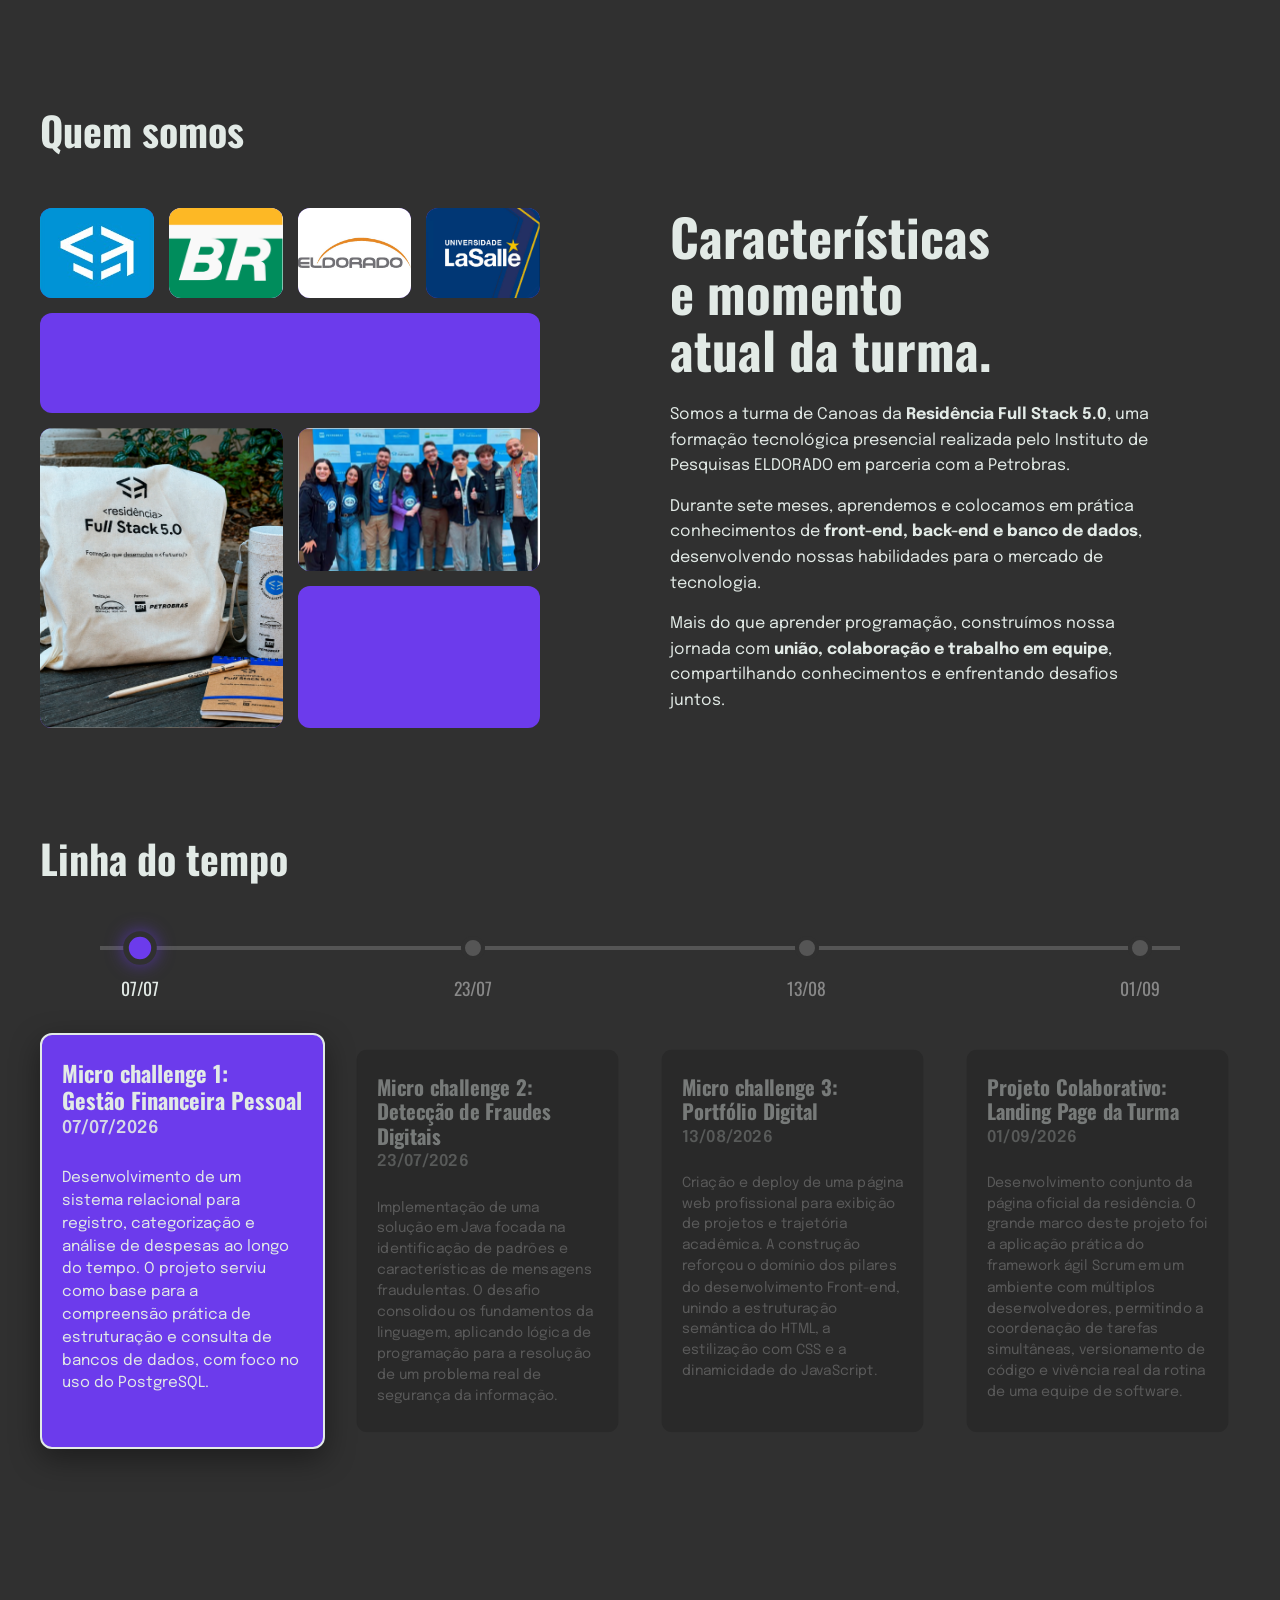
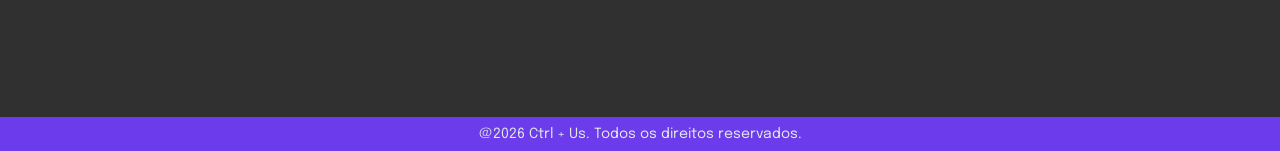
<file: index.html>
<!DOCTYPE html>
<html lang="en">

<head>
    <meta charset="UTF-8">
    <meta name="viewport" content="width=device-width, initial-scale=1.0">
    <script src="script.js" defer></script>
    <link rel="stylesheet" href="style.css">
    <link rel="preconnect" href="https://fonts.googleapis.com">
    <link rel="preconnect" href="https://fonts.gstatic.com" crossorigin>
    <link
        href="https://fonts.googleapis.com/css2?family=Cormorant+Garamond:wght@700&family=Epilogue:wght@300;400&family=Oswald:wght@700&display=swap"
        rel="stylesheet">
    <title>Site turma</title>
</head>

<body>
    <div class="principal">
        <header>
            <nav></nav>
        </header>
        <main>
            <section class="secao-identidade"></section>
            <section class="secao-quem-somos">

                <h2 class="section-title">Quem somos</h2>
                <div class="quem-somos-grid">
                    <div class="quem-somos-galeria">

                        <div class="foto foto-1"><img src="images/residenciafullstack_logo.jpg" alt=""></div>
                        <div class="foto foto-2"><img src="images/petrobras-seeklogo.png" alt=""></div>
                        <div class="foto foto-3"><img src="images/eldorado.jpg" alt=""></div>
                        <div class="foto foto-4"><img src="images/unilasalle.png" alt=""></div>

                        <div class="bloco-destaque"></div>

                        <div class="foto foto-5"><img src="images/imagembolsa.png" alt=""></div>

                        <div class="coluna-inferior-direita">
                            <div class="foto foto-6"><img src="images/profes.png" alt=""></div>
                            <div class="bloco-destaque-pequeno"></div>
                        </div>

                    </div>

                    <div class="quem-somos-conteudo">


                        <h2>
                            Características
                            <br>
                            e momento
                            <br>
                            atual da turma.
                        </h2>

                        <p>
                            Somos a turma de Canoas da <strong>Residência Full Stack 5.0</strong>,
                            uma formação tecnológica presencial realizada pelo Instituto de
                            Pesquisas ELDORADO em parceria com a Petrobras.
                        </p>

                        <p>
                            Durante sete meses, aprendemos e colocamos em prática conhecimentos
                            de <strong>front-end, back-end e banco de dados</strong>, desenvolvendo
                            nossas habilidades para o mercado de tecnologia.
                        </p>

                        <p>
                            Mais do que aprender programação, construímos nossa jornada com
                            <strong>união, colaboração e trabalho em equipe</strong>, compartilhando
                            conhecimentos e enfrentando desafios juntos.
                        </p>

                    </div>
                </div>
            </section>
            <section class="secao-integrantes"></section>
            <section class="secao-mural"></section>
            <section class="secao-trajetoria">
                <div class="timeline-section">
                    <h2 class="section-title">Linha do tempo</h2>

                    <!-- Trilha visual da timeline (Oculta no mobile) -->
                    <div class="timeline-track-container">
                        <div class="timeline-track"></div>
                        <div class="timeline-nodes">
                            <div class="node-wrapper active" data-index="0">
                                <div class="node"></div>
                                <span class="node-label">07/07</span>
                            </div>
                            <div class="node-wrapper" data-index="1">
                                <div class="node"></div>
                                <span class="node-label">23/07</span>
                            </div>
                            <div class="node-wrapper" data-index="2">
                                <div class="node"></div>
                                <span class="node-label">13/08</span>
                            </div>
                            <div class="node-wrapper" data-index="3">
                                <div class="node"></div>
                                <span class="node-label">01/09</span>
                            </div>
                        </div>
                    </div>

                    <!-- Cards de Conteúdo -->
                    <div class="timeline-cards">
                        <!-- Card 1 -->
                        <div class="card active" data-index="0">
                            <div class="card-header">
                                <h3 class="card-title">Micro challenge 1:<br>Gestão Financeira Pessoal</h3>
                                <span class="card-date">07/07/2026</span>
                            </div>
                            <p class="card-desc">Desenvolvimento de um sistema relacional para registro, categorização e
                                análise de despesas ao longo do tempo. O projeto serviu como base para a compreensão
                                prática de estruturação e consulta de bancos de dados, com foco no uso do PostgreSQL.
                            </p>
                        </div>

                        <!-- Card 2 -->
                        <div class="card" data-index="1">
                            <div class="card-header">
                                <h3 class="card-title">Micro challenge 2:<br>Detecção de Fraudes Digitais</h3>
                                <span class="card-date">23/07/2026</span>
                            </div>
                            <p class="card-desc">Implementação de uma solução em Java focada na identificação de padrões
                                e características de mensagens fraudulentas. O desafio consolidou os fundamentos da
                                linguagem, aplicando lógica de programação para a resolução de um problema real de
                                segurança da informação.</p>
                        </div>

                        <!-- Card 3 -->
                        <div class="card" data-index="2">
                            <div class="card-header">
                                <h3 class="card-title">Micro challenge 3:<br>Portfólio Digital</h3>
                                <span class="card-date">13/08/2026</span>
                            </div>
                            <p class="card-desc">Criação e deploy de uma página web profissional para exibição de
                                projetos e trajetória acadêmica. A construção reforçou o domínio dos pilares do
                                desenvolvimento Front-end, unindo a estruturação semântica do HTML, a estilização com
                                CSS e a dinamicidade do JavaScript.</p>
                        </div>

                        <!-- Card 4 -->
                        <div class="card" data-index="3">
                            <div class="card-header">
                                <h3 class="card-title">Projeto Colaborativo:<br>Landing Page da Turma</h3>
                                <span class="card-date">01/09/2026</span>
                            </div>
                            <p class="card-desc">Desenvolvimento conjunto da página oficial da residência. O grande
                                marco deste projeto foi a aplicação prática do framework ágil Scrum em um ambiente com
                                múltiplos desenvolvedores, permitindo a coordenação de tarefas simultâneas,
                                versionamento de código e vivência real da rotina de uma equipe de software.</p>
                        </div>
                    </div>
                </div>

            </section>
        </main>
        <footer>
            <p>@2026 Ctrl + Us. Todos os direitos reservados.</p>
        </footer>
    </div>
</body>

</html>
</file>
<file: style.css>
:root {

    --cor-fundo: #303030;
    --cor-texto: #E2EAE6;
    --cor-destaque: #6C3BEC;

    /* Tipografia */
    --fonte-titulo: 'Oswald', sans-serif;
    --fonte-texto: 'Epilogue', sans-serif;
    --fonte-destaque: 'Cormorant Garamond', serif;
}

* {
    margin: 0;
    padding: 0;
    box-sizing: border-box;
}

body {
    background-color: var(--cor-fundo);
    color: var(--cor-texto);
    font-family: var(--fonte-texto);
    min-height: 100vh;
    display: flex;
    justify-content: center;
    align-items: center;
    flex-direction: column;
}

.principal {
    width: 100%;
    display: flex;
    flex-direction: column;
    align-items: center;
    justify-content: center;
}

.secao-quem-somos {
    width: 100%;
    max-width: 1200px;
    padding: 100px 0px 100px 0px; 
    display: flex;
    flex-direction: column;
}
.quem-somos-grid {
    display: grid;
    grid-template-columns: 1fr 1fr;
    gap: 60px;
    align-items: center;
    width: 100%;
}

.quem-somos-galeria {
    display: grid;
    /* 4 colunas iguais para a primeira linha */
    grid-template-columns: repeat(4, 1fr);
    /* 3 linhas: pequena, média, grande */
    grid-template-rows: 90px 100px 300px;
    gap: 15px;
    width: 100%;
    max-width: 500px;
}

.foto,
.bloco-destaque,
.bloco-destaque-pequeno {
    border-radius: 12px;
    overflow: hidden;
    background-color: var(--cor-destaque);
    display: flex;
    justify-content: center;
    align-items: center;
}

.foto img {
    width: 100%;
    height: 100%;
    object-fit: cover;
    background-color: #D6E8F4;
    position: relative;
}

.foto-1 {
    grid-column: 1;
    grid-row: 1;
}

.foto-2 {
    grid-column: 2;
    grid-row: 1;
}

.foto-3 {
    grid-column: 3;
    grid-row: 1;
}

.foto-4 {
    grid-column: 4;
    grid-row: 1;
}

.bloco-destaque {
    grid-column: 1 / span 4;
    grid-row: 2;
    background-color: var(--cor-destaque);
}

.foto-5 {
    grid-column: 1 / span 2;
    grid-row: 3;
}

.coluna-inferior-direita {
    grid-column: 3 / span 2;
    grid-row: 3;
    display: grid;
    grid-template-rows: 1fr 1fr;
    gap: 15px;
}

.bloco-destaque-pequeno {
    background-color: var(--cor-destaque);
}


.quem-somos-conteudo {
    max-width: 500px;
}


.quem-somos-tag {
    display: inline-block;
    background-color: var(--cor-destaque);
    color: var(--cor-texto);
    padding: 8px 24px;
    border-radius: 8px;
    font-family: var(--fonte-texto);
    font-size: 14px;
    font-weight: 400;
    margin-bottom: 30px;
}


.quem-somos-conteudo h2 {
    font-family: var(--fonte-titulo);
    font-weight: 700;
    font-size: clamp(36px, 4vw, 54px);
    line-height: 1.1;
    margin-bottom: 25px;
    color: var(--cor-texto);
}


.quem-somos-conteudo p {
    font-family: var(--fonte-texto);
    font-weight: 400;
    font-size: 16px;
    line-height: 1.6;
    color: var(--cor-texto);
    margin-bottom: 15px;
}
.timeline-section {
            max-width: 1200px;
            width: 100%;
        }

        .section-title {
            font-family: var(--fonte-titulo);
            font-size: 2.5rem;
            margin-bottom: 3rem;
            color: var(--cor-texto);
        }

        /* Estrutura da Linha (Trilha e Nós) */
        .timeline-track-container {
            position: relative;
            margin-bottom: 2rem;
            padding: 0 5%;
        }

        .timeline-track {
            position: absolute;
            top: 10px; /* Linha centralizada com o meio da bolinha (12px - 2px) */
            left: 5%;
            right: 5%;
            height: 4px;
            background-color: #555;
            z-index: 1;
        }

        .timeline-nodes {
            display: flex;
            justify-content: space-between;
            position: relative;
            z-index: 2;
        }

        .node-wrapper {
            display: flex;
            flex-direction: column;
            align-items: center;
            gap: 15px;
            cursor: pointer;
            width: 80px;
        }

        .node-label {
            font-family: var(--fonte-titulo);
            font-size: 1.1rem;
            color: #888;
            transition: color 0.3s ease;
            text-align: center;
        }

        .node {
            width: 24px;
            height: 24px;
            background-color: #555;
            border-radius: 50%;
            border: 4px solid var(--cor-fundo);
            transition: all 0.3s ease;
        }

        /* Estados Ativos da Trilha */
        .node-wrapper.active .node {
            background-color: var(--cor-destaque);
            transform: scale(1.4);
            box-shadow: 0 0 12px rgba(108, 59, 236, 0.6);
        }

        .node-wrapper.active .node-label {
            color: var(--cor-texto);
        }

        /* Estrutura dos Cards */
        .timeline-cards {
            display: grid;
            grid-template-columns: repeat(4, 1fr);
            gap: 20px;
            margin-top: 2rem;
        }

        .card {
            background-color: #1f1f1f; /* Fundo escuro para cards inativos */
            border-radius: 12px;
            padding: 25px 20px;
            cursor: pointer;
            transition: all 0.4s cubic-bezier(0.25, 0.8, 0.25, 1);
            opacity: 0.4;
            transform: scale(0.92);
            border: 2px solid transparent;
            display: flex;
            flex-direction: column;
        }

        .card:hover {
            opacity: 0.7;
            transform: scale(0.95);
        }

        /* Estado Ativo do Card */
        .card.active {
            opacity: 1;
            transform: scale(1);
            background-color: var(--cor-destaque);
            border-color: var(--cor-texto);
            box-shadow: 0 10px 30px rgba(0, 0, 0, 0.4);
        }

        .card-header {
            margin-bottom: 15px;
        }

        .card-title {
            font-family: var(--fonte-titulo);
            font-size: 1.4rem;
            margin: 0 0 5px 0;
            line-height: 1.2;
            color: var(--cor-texto);
        }

        .card-date {
            font-family: var(--fonte-texto);
            font-size: 1.1rem;
            font-weight: 600;
            opacity: 0.6;
            display: block;
            margin-bottom: 15px;
            color: var(--cor-texto);
        }

        .card-desc {
            font-size: 0.95rem;
            line-height: 1.5;
            margin: 0;
            color: #999;
        }

        .card.active .card-desc {
            color: var(--cor-texto);
        }
        
        .card.active .card-date {
            opacity: 0.9;
        }

        /* Responsividade para telas menores */
        @media (max-width: 950px) {
            .timeline-cards {
                grid-template-columns: repeat(2, 1fr);
            }
            .timeline-track-container {
                display: none;
            }
            .card {
                opacity: 0.6;
                transform: scale(0.98);
            }
            .card.active {
                transform: scale(1.02);
            }
        }

        @media (max-width: 600px) {
            .timeline-cards {
                grid-template-columns: 1fr;
            }
        }

footer {
    width: 100%;
    background-color: #6c3bec;
    color: #e2eae6;
    text-align: center;
    display: flex;
    align-items: center;
    justify-content: center;
    padding: 10px 0;
    margin-top: 268px;
    font-size: 14px;
}


@media (max-width: 900px) {
    .secao-quem-somos {
        grid-template-columns: 1fr;
        gap: 50px;
        padding: 30px;
    }

    .quem-somos-galeria,
    .quem-somos-conteudo {
        margin: 0 auto;
    }
}

@media (max-width: 500px) {
    .quem-somos-galeria {
        grid-template-rows: 70px 80px 180px;
        gap: 10px;
    }

    .coluna-inferior-direita {
        gap: 10px;
    }
}
</file>
